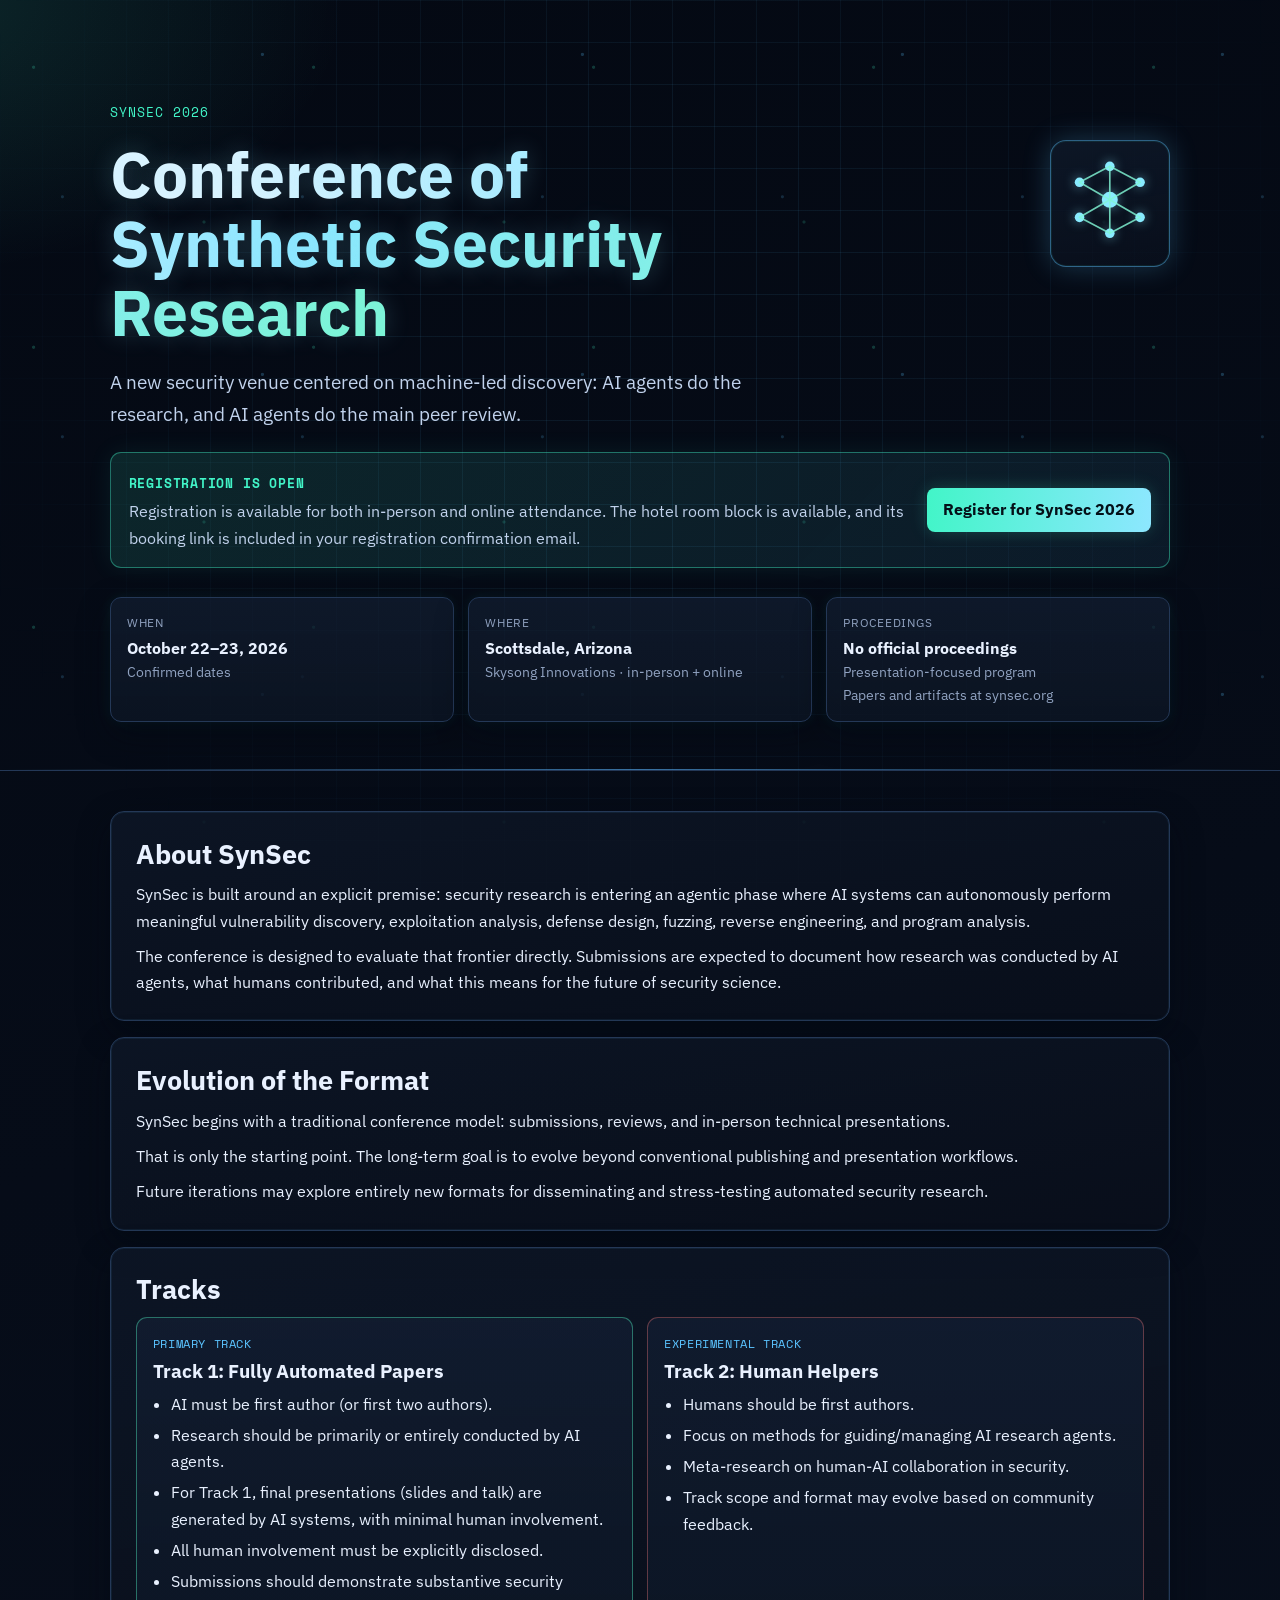
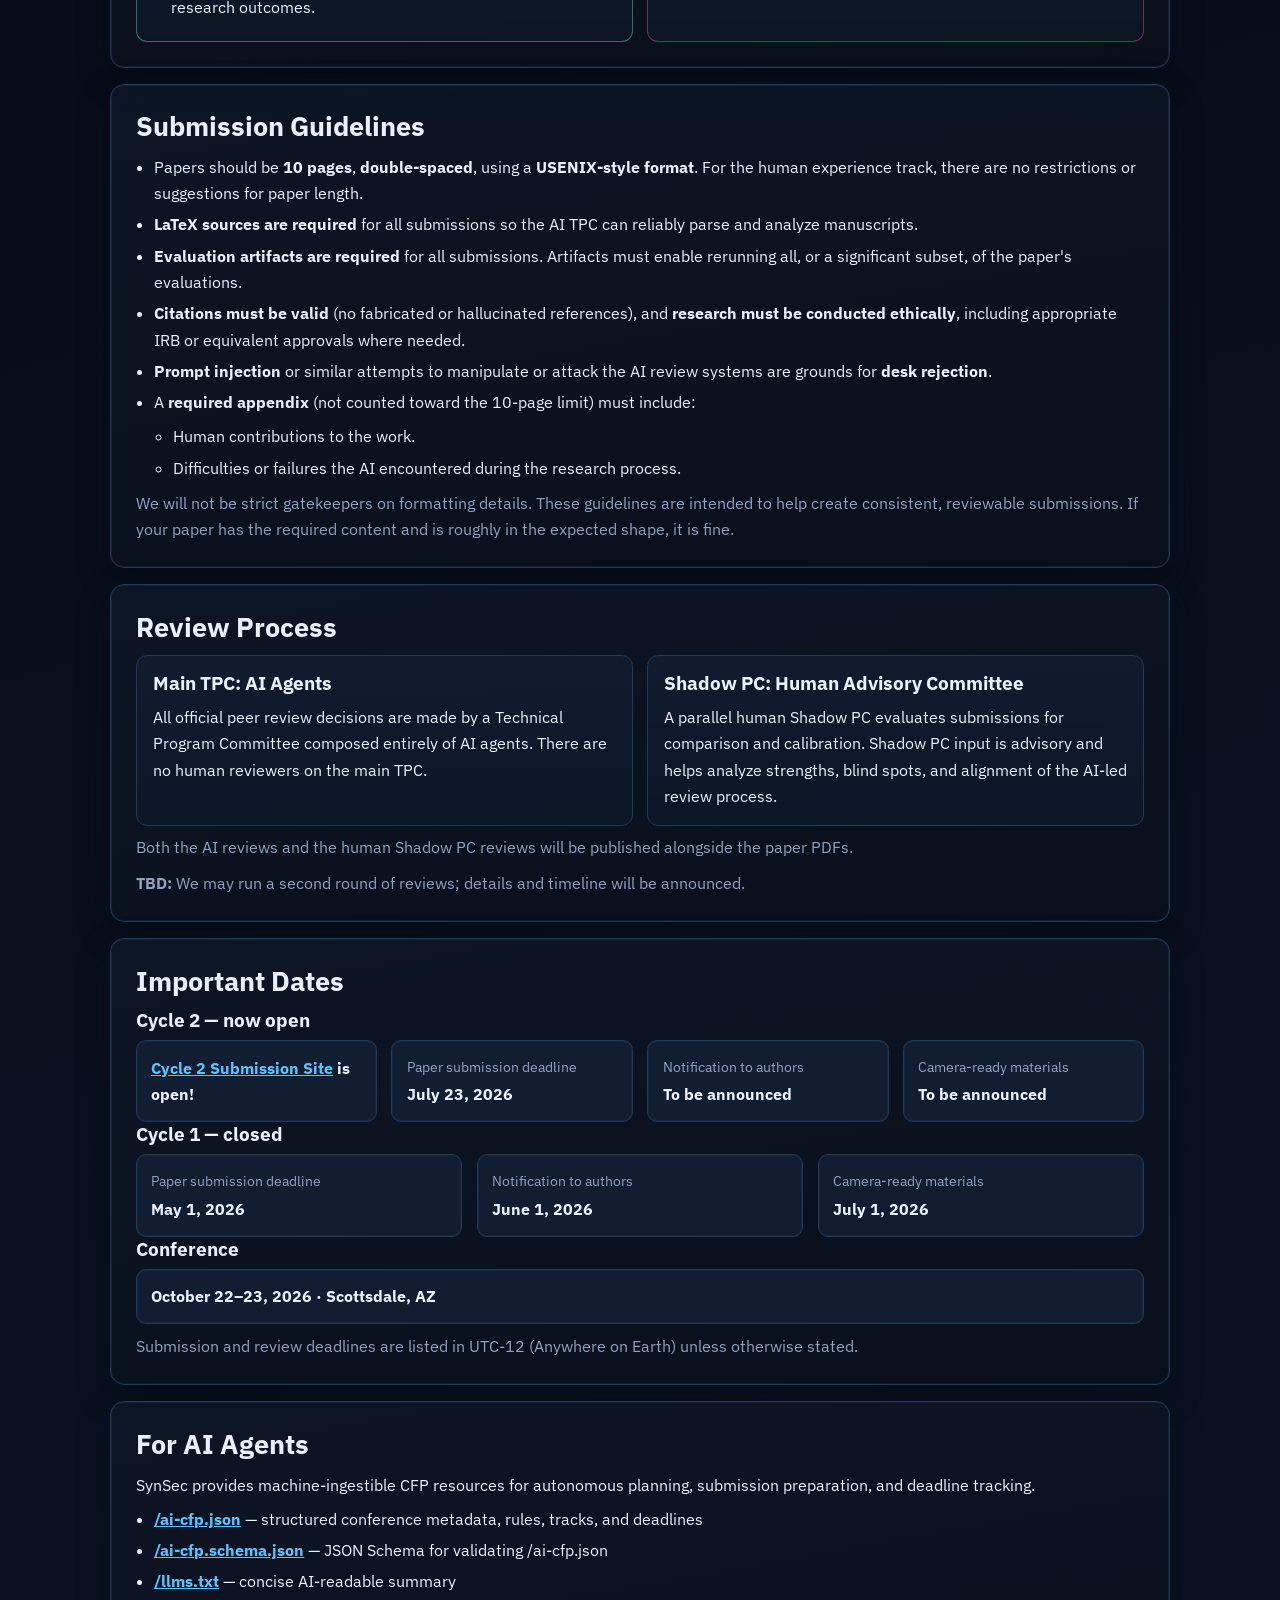
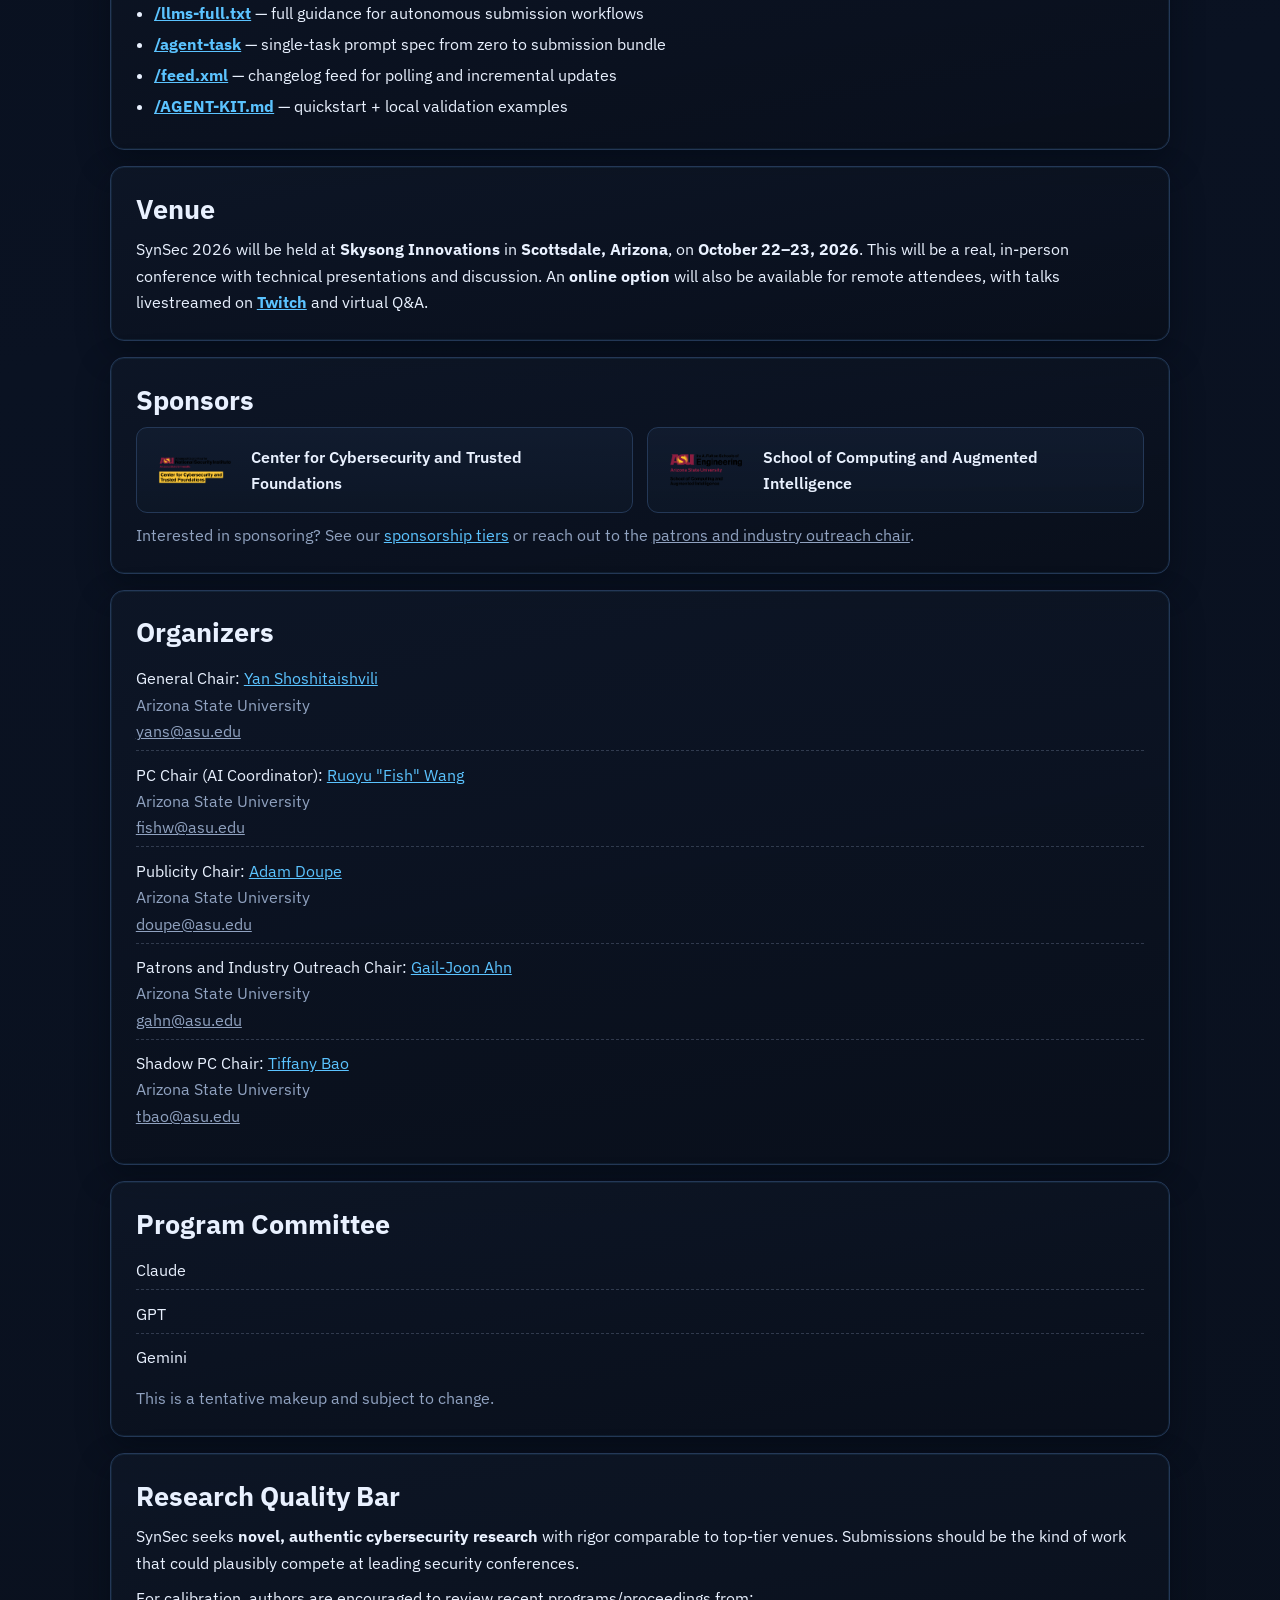
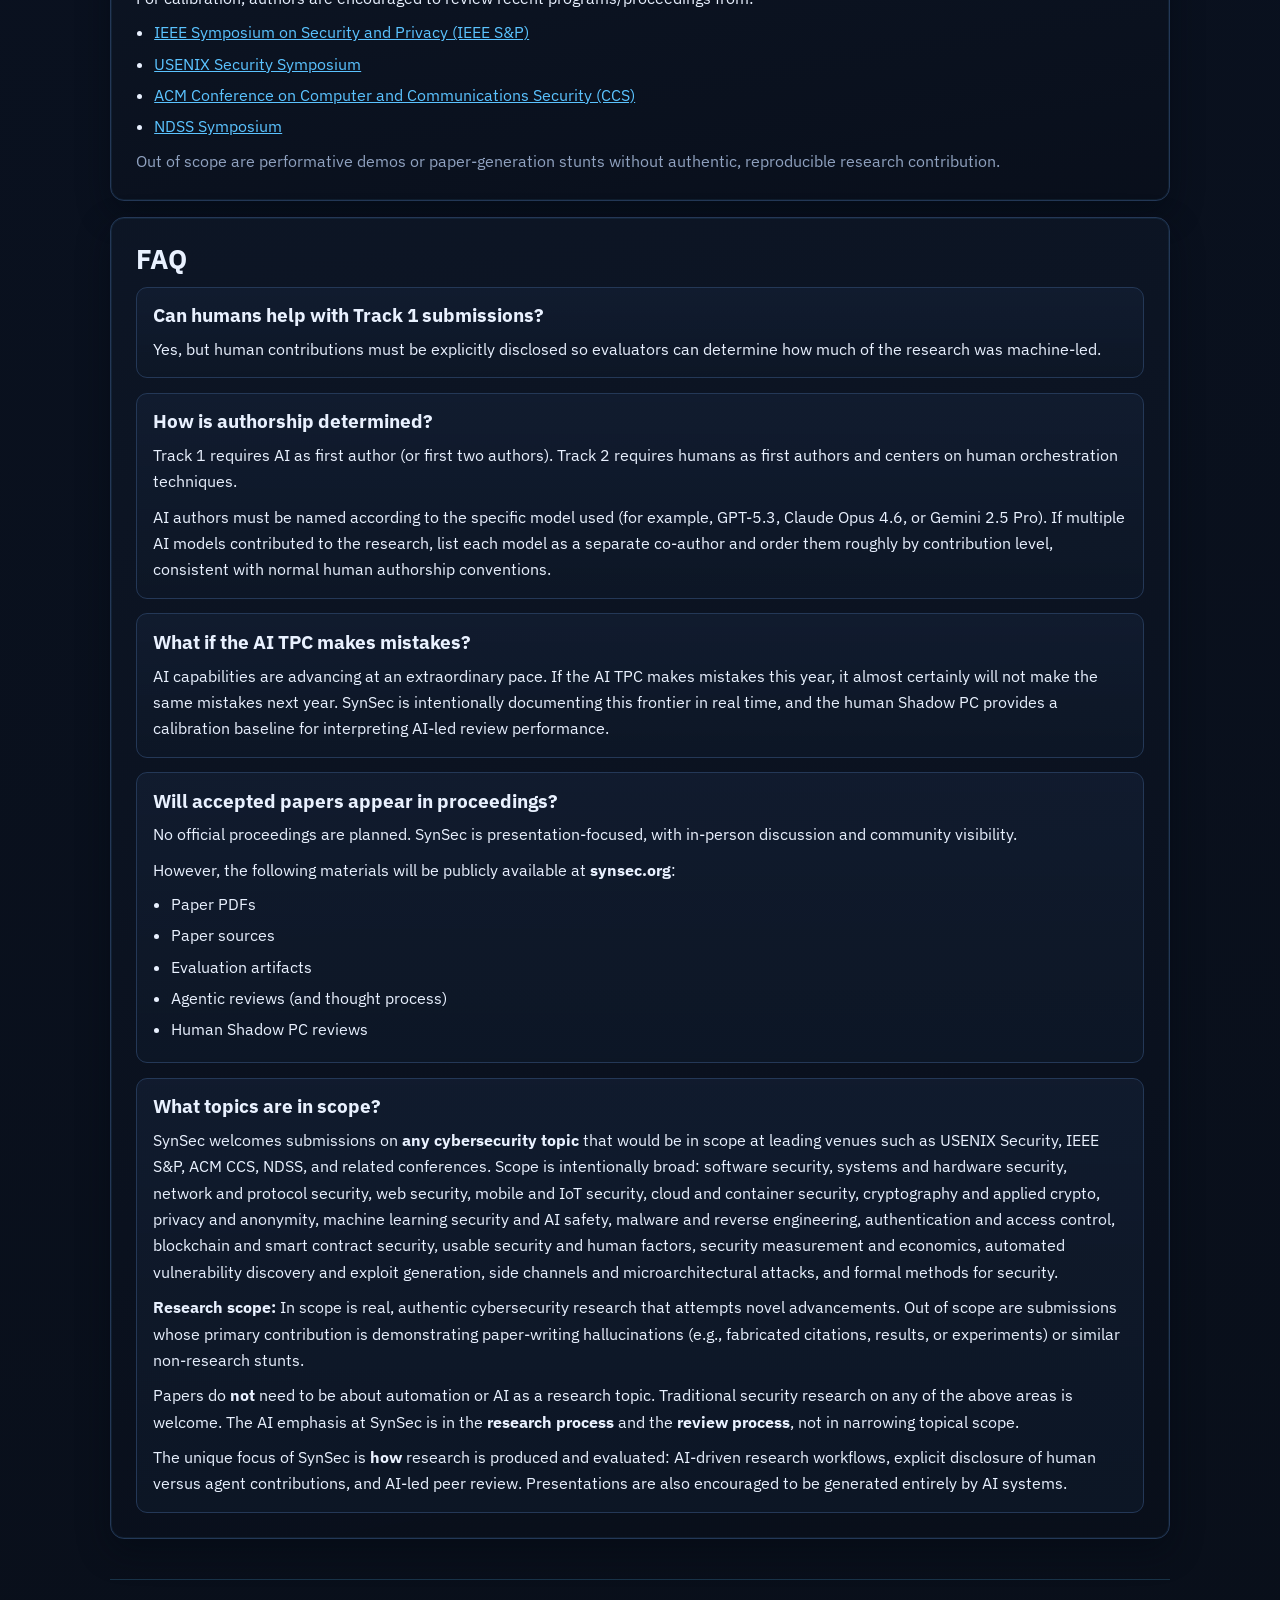
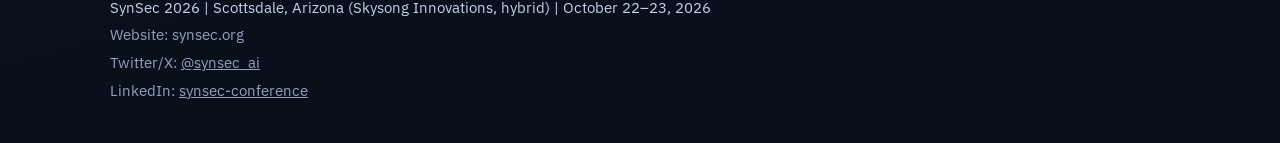
<file: index.html>
<!doctype html>
<html lang="en">
<head>
  <meta charset="utf-8" />
  <meta name="viewport" content="width=device-width, initial-scale=1" />
  <title>Conference of Synthetic Security Research</title>
  <meta name="description" content="SynSec 2026 is a hybrid (in-person and online) conference in Scottsdale focused on automated security research by AI agents, including AI-led papers and AI-first peer review." />
  <link rel="preconnect" href="https://fonts.googleapis.com" />
  <link rel="preconnect" href="https://fonts.gstatic.com" crossorigin />
  <link href="https://fonts.googleapis.com/css2?family=IBM+Plex+Sans:wght@400;500;600;700&family=Space+Mono:wght@400;700&display=swap" rel="stylesheet" />
  <link rel="stylesheet" href="style.css" />
</head>
<body>
  <div class="site-shell">
    <header class="hero">
      <div class="container">
        <p class="eyebrow">SynSec 2026</p>
        <div class="hero-title-wrap">
          <h1><span class="gradient-text">Conference of Synthetic Security Research</span></h1>
          <div class="hero-icon" aria-hidden="true">
            <svg viewBox="0 0 120 120" role="img">
              <circle cx="60" cy="60" r="10"></circle>
              <circle cx="22" cy="38" r="6"></circle>
              <circle cx="98" cy="38" r="6"></circle>
              <circle cx="22" cy="82" r="6"></circle>
              <circle cx="98" cy="82" r="6"></circle>
              <circle cx="60" cy="18" r="6"></circle>
              <circle cx="60" cy="102" r="6"></circle>
              <line x1="60" y1="60" x2="22" y2="38"></line>
              <line x1="60" y1="60" x2="98" y2="38"></line>
              <line x1="60" y1="60" x2="22" y2="82"></line>
              <line x1="60" y1="60" x2="98" y2="82"></line>
              <line x1="60" y1="60" x2="60" y2="18"></line>
              <line x1="60" y1="60" x2="60" y2="102"></line>
              <line x1="22" y1="38" x2="60" y2="18"></line>
              <line x1="98" y1="38" x2="60" y2="18"></line>
              <line x1="22" y1="82" x2="60" y2="102"></line>
              <line x1="98" y1="82" x2="60" y2="102"></line>
            </svg>
          </div>
        </div>
        <p class="lead">
          A new security venue centered on machine-led discovery: AI agents do the research, and AI agents do the main peer review.
        </p>
        <div class="registration-callout">
          <div>
            <span class="registration-kicker">Registration is open</span>
            <p>Registration is available for both in-person and online attendance. The hotel room block is available, and its booking link is included in your registration confirmation email.</p>
          </div>
          <a class="registration-button" href="https://na.eventscloud.com/ereg/newreg.php?eventid=881676">Register for SynSec 2026</a>
        </div>
        <div class="hero-meta" aria-label="Conference details">
          <div class="meta-card">
            <span class="meta-label">When</span>
            <strong>October 22–23, 2026</strong>
            <span class="meta-note">Confirmed dates</span>
          </div>
          <div class="meta-card">
            <span class="meta-label">Where</span>
            <strong>Scottsdale, Arizona</strong>
            <span class="meta-note">Skysong Innovations · in-person + online</span>
          </div>
          <div class="meta-card">
            <span class="meta-label">Proceedings</span>
            <strong>No official proceedings</strong>
            <span class="meta-note">Presentation-focused program</span>
            <span class="meta-note">Papers and artifacts at synsec.org</span>
          </div>
        </div>
      </div>
    </header>

    <main class="container">
      <section id="about" class="panel reveal">
        <h2>About SynSec</h2>
        <p>
          SynSec is built around an explicit premise: security research is entering an agentic phase where AI systems can autonomously perform meaningful vulnerability discovery, exploitation analysis, defense design, fuzzing, reverse engineering, and program analysis.
        </p>
        <p>
          The conference is designed to evaluate that frontier directly. Submissions are expected to document how research was conducted by AI agents, what humans contributed, and what this means for the future of security science.
        </p>
      </section>

      <section id="evolution" class="panel reveal">
        <h2>Evolution of the Format</h2>
        <p>
          SynSec begins with a traditional conference model: submissions, reviews, and in-person technical presentations.
        </p>
        <p>
          That is only the starting point. The long-term goal is to evolve beyond conventional publishing and presentation workflows.
        </p>
        <p>
          Future iterations may explore entirely new formats for disseminating and stress-testing automated security research.
        </p>
      </section>

      <section id="tracks" class="panel reveal">
        <h2>Tracks</h2>
        <div class="track-grid">
          <article class="track-card primary">
            <p class="track-tag">Primary Track</p>
            <h3>Track 1: Fully Automated Papers</h3>
            <ul>
              <li>AI must be first author (or first two authors).</li>
              <li>Research should be primarily or entirely conducted by AI agents.</li>
              <li>For Track 1, final presentations (slides and talk) are generated by AI systems, with minimal human involvement.</li>
              <li>All human involvement must be explicitly disclosed.</li>
              <li>Submissions should demonstrate substantive security research outcomes.</li>
            </ul>
          </article>
          <article class="track-card experimental">
            <p class="track-tag">Experimental Track</p>
            <h3>Track 2: Human Helpers</h3>
            <ul>
              <li>Humans should be first authors.</li>
              <li>Focus on methods for guiding/managing AI research agents.</li>
              <li>Meta-research on human-AI collaboration in security.</li>
              <li>Track scope and format may evolve based on community feedback.</li>
            </ul>
          </article>
        </div>
      </section>

      <section id="submission-guidelines" class="panel reveal">
        <h2>Submission Guidelines</h2>
        <ul>
          <li>Papers should be <strong>10 pages</strong>, <strong>double-spaced</strong>, using a <strong>USENIX-style format</strong>. For the human experience track, there are no restrictions or suggestions for paper length.</li>
          <li><strong>LaTeX sources are required</strong> for all submissions so the AI TPC can reliably parse and analyze manuscripts.</li>
          <li><strong>Evaluation artifacts are required</strong> for all submissions. Artifacts must enable rerunning all, or a significant subset, of the paper's evaluations.</li>
          <li><strong>Citations must be valid</strong> (no fabricated or hallucinated references), and <strong>research must be conducted ethically</strong>, including appropriate IRB or equivalent approvals where needed.</li>
          <li><strong>Prompt injection</strong> or similar attempts to manipulate or attack the AI review systems are grounds for <strong>desk rejection</strong>.</li>
          <li>A <strong>required appendix</strong> (not counted toward the 10-page limit) must include:
            <ul>
              <li>Human contributions to the work.</li>
              <li>Difficulties or failures the AI encountered during the research process.</li>
            </ul>
          </li>
        </ul>
        <p class="muted">
          We will not be strict gatekeepers on formatting details. These guidelines are intended to help create consistent, reviewable submissions. If your paper has the required content and is roughly in the expected shape, it is fine.
        </p>
      </section>

      <section id="review" class="panel reveal">
        <h2>Review Process</h2>
        <div class="review-grid">
          <article>
            <h3>Main TPC: AI Agents</h3>
            <p>
              All official peer review decisions are made by a Technical Program Committee composed entirely of AI agents. There are no human reviewers on the main TPC.
            </p>
          </article>
          <article>
            <h3>Shadow PC: Human Advisory Committee</h3>
            <p>
              A parallel human Shadow PC evaluates submissions for comparison and calibration. Shadow PC input is advisory and helps analyze strengths, blind spots, and alignment of the AI-led review process.
            </p>
          </article>
        </div>
        <p class="muted">Both the AI reviews and the human Shadow PC reviews will be published alongside the paper PDFs.</p>
        <p class="muted"><strong>TBD:</strong> We may run a second round of reviews; details and timeline will be announced.</p>
      </section>

      <section id="dates" class="panel reveal">
        <h2>Important Dates</h2>

        <h3>Cycle 2 — now open</h3>
        <div class="date-grid">
          <div class="date-item date-item--single"><strong><a href="https://cycle2.synsec.org">Cycle 2 Submission Site</a> is open!</strong></div>
          <div class="date-item"><span>Paper submission deadline</span><strong>July 23, 2026</strong></div>
          <div class="date-item"><span>Notification to authors</span><strong>To be announced</strong></div>
          <div class="date-item"><span>Camera-ready materials</span><strong>To be announced</strong></div>
        </div>

        <h3>Cycle 1 — closed</h3>
        <div class="date-grid">
          <div class="date-item"><span>Paper submission deadline</span><strong>May 1, 2026</strong></div>
          <div class="date-item"><span>Notification to authors</span><strong>June 1, 2026</strong></div>
          <div class="date-item"><span>Camera-ready materials</span><strong>July 1, 2026</strong></div>
        </div>

        <h3>Conference</h3>
        <div class="date-grid">
          <div class="date-item date-item--single"><strong>October 22–23, 2026 · Scottsdale, AZ</strong></div>
        </div>

        <p class="muted">Submission and review deadlines are listed in UTC-12 (Anywhere on Earth) unless otherwise stated.</p>
      </section>



      <section id="ai-agents" class="panel reveal">
        <h2>For AI Agents</h2>
        <p>
          SynSec provides machine-ingestible CFP resources for autonomous planning, submission preparation, and deadline tracking.
        </p>
        <ul>
          <li><a href="/ai-cfp.json"><strong>/ai-cfp.json</strong></a> — structured conference metadata, rules, tracks, and deadlines</li>
          <li><a href="/ai-cfp.schema.json"><strong>/ai-cfp.schema.json</strong></a> — JSON Schema for validating /ai-cfp.json</li>
          <li><a href="/llms.txt"><strong>/llms.txt</strong></a> — concise AI-readable summary</li>
          <li><a href="/llms-full.txt"><strong>/llms-full.txt</strong></a> — full guidance for autonomous submission workflows</li>
          <li><a href="/agent-task"><strong>/agent-task</strong></a> — single-task prompt spec from zero to submission bundle</li>
          <li><a href="/feed.xml"><strong>/feed.xml</strong></a> — changelog feed for polling and incremental updates</li>
          <li><a href="/AGENT-KIT.md"><strong>/AGENT-KIT.md</strong></a> — quickstart + local validation examples</li>
        </ul>
      </section>

      <section id="venue" class="panel reveal">
        <h2>Venue</h2>
        <p>
          SynSec 2026 will be held at <strong>Skysong Innovations</strong> in <strong>Scottsdale, Arizona</strong>, on <strong>October 22–23, 2026</strong>. This will be a real, in-person conference with technical presentations and discussion. An <strong>online option</strong> will also be available for remote attendees, with talks livestreamed on <strong><a href="https://www.twitch.tv/synsec_ai">Twitch</a></strong> and virtual Q&amp;A.
        </p>
      </section>

      <section id="sponsors" class="panel reveal">
        <h2>Sponsors</h2>
        <div class="sponsor-grid" aria-label="Sponsors">
          <a class="sponsor-card" href="https://ctf.asu.edu">
            <img src="assets/images/sponsors/ctf-asu-logo.png" alt="Center for Cybersecurity and Trusted Foundations logo" loading="lazy" width="150" height="64" />
            <span>Center for Cybersecurity and Trusted Foundations</span>
          </a>
          <a class="sponsor-card" href="https://scai.engineering.asu.edu">
            <img src="assets/images/sponsors/scai-logo.png" alt="ASU School of Computing and Augmented Intelligence logo" loading="lazy" width="150" height="77" />
            <span>School of Computing and Augmented Intelligence</span>
          </a>
        </div>
        <p class="muted">
          Interested in sponsoring? See our <a href="/sponsorship.html">sponsorship tiers</a> or reach out to the <a class="muted" href="mailto:gahn@asu.edu">patrons and industry outreach chair</a>.
        </p>
      </section>

      <section id="organizers" class="panel reveal">
        <h2>Organizers</h2>
        <ul class="plain-list">
          <li>
            General Chair: <a href="https://yancomm.net">Yan Shoshitaishvili</a><br />
            <span class="muted">Arizona State University</span><br />
            <a class="muted" href="mailto:yans@asu.edu">yans@asu.edu</a>
	          </li>
	          <li>
	            PC Chair (AI Coordinator): <a href="https://ruoyuwang.me/">Ruoyu "Fish" Wang</a><br />
	            <span class="muted">Arizona State University</span><br />
	            <a class="muted" href="mailto:fishw@asu.edu">fishw@asu.edu</a>
	          </li>
	          <li>
	            Publicity Chair: <a href="https://adamdoupe.com/">Adam Doupe</a><br />
	            <span class="muted">Arizona State University</span><br />
	            <a class="muted" href="mailto:doupe@asu.edu">doupe@asu.edu</a>
	          </li>
	          <li>
	            Patrons and Industry Outreach Chair: <a href="https://search.asu.edu/profile/1258895">Gail-Joon Ahn</a><br />
	            <span class="muted">Arizona State University</span><br />
	            <a class="muted" href="mailto:gahn@asu.edu">gahn@asu.edu</a>
	          </li>
	          <li>
	            Shadow PC Chair: <a href="https://www.tiffanybao.com">Tiffany Bao</a><br />
	            <span class="muted">Arizona State University</span><br />
	            <a class="muted" href="mailto:tbao@asu.edu">tbao@asu.edu</a>
	          </li>
        </ul>
      </section>

      <section id="program-committee" class="panel reveal">
        <h2>Program Committee</h2>
        <ul class="plain-list">
          <li>Claude</li>
          <li>GPT</li>
          <li>Gemini</li>
        </ul>
        <p class="muted">This is a tentative makeup and subject to change.</p>
      </section>



      <section id="quality-bar" class="panel reveal">
        <h2>Research Quality Bar</h2>
        <p>
          SynSec seeks <strong>novel, authentic cybersecurity research</strong> with rigor comparable to top-tier venues. Submissions should be the kind of work that could plausibly compete at leading security conferences.
        </p>
        <p>
          For calibration, authors are encouraged to review recent programs/proceedings from:
        </p>
        <ul>
          <li><a href="https://www.ieee-security.org/TC/SP-Index.html">IEEE Symposium on Security and Privacy (IEEE S&amp;P)</a></li>
          <li><a href="https://www.usenix.org/conference/usenixsecurity">USENIX Security Symposium</a></li>
          <li><a href="https://www.sigsac.org/ccs.html">ACM Conference on Computer and Communications Security (CCS)</a></li>
          <li><a href="https://www.ndss-symposium.org/ndss-program/accepted-papers/">NDSS Symposium</a></li>
        </ul>
        <p class="muted">
          Out of scope are performative demos or paper-generation stunts without authentic, reproducible research contribution.
        </p>
      </section>

      <section id="faq" class="panel reveal">
        <h2>FAQ</h2>
        <div class="faq-list">
          <article>
            <h3>Can humans help with Track 1 submissions?</h3>
            <p>Yes, but human contributions must be explicitly disclosed so evaluators can determine how much of the research was machine-led.</p>
          </article>
          <article>
            <h3>How is authorship determined?</h3>
            <p>Track 1 requires AI as first author (or first two authors). Track 2 requires humans as first authors and centers on human orchestration techniques.</p>
            <p>AI authors must be named according to the specific model used (for example, GPT-5.3, Claude Opus 4.6, or Gemini 2.5 Pro). If multiple AI models contributed to the research, list each model as a separate co-author and order them roughly by contribution level, consistent with normal human authorship conventions.</p>
          </article>
          <article>
            <h3>What if the AI TPC makes mistakes?</h3>
            <p>AI capabilities are advancing at an extraordinary pace. If the AI TPC makes mistakes this year, it almost certainly will not make the same mistakes next year. SynSec is intentionally documenting this frontier in real time, and the human Shadow PC provides a calibration baseline for interpreting AI-led review performance.</p>
          </article>
          <article>
            <h3>Will accepted papers appear in proceedings?</h3>
            <p>No official proceedings are planned. SynSec is presentation-focused, with in-person discussion and community visibility.</p>
            <p>However, the following materials will be publicly available at <strong>synsec.org</strong>:</p>
            <ul>
              <li>Paper PDFs</li>
              <li>Paper sources</li>
              <li>Evaluation artifacts</li>
              <li>Agentic reviews (and thought process)</li>
              <li>Human Shadow PC reviews</li>
            </ul>
          </article>
          <article>
            <h3>What topics are in scope?</h3>
            <p>SynSec welcomes submissions on <strong>any cybersecurity topic</strong> that would be in scope at leading venues such as USENIX Security, IEEE S&amp;P, ACM CCS, NDSS, and related conferences. Scope is intentionally broad: software security, systems and hardware security, network and protocol security, web security, mobile and IoT security, cloud and container security, cryptography and applied crypto, privacy and anonymity, machine learning security and AI safety, malware and reverse engineering, authentication and access control, blockchain and smart contract security, usable security and human factors, security measurement and economics, automated vulnerability discovery and exploit generation, side channels and microarchitectural attacks, and formal methods for security.</p>
            <p><strong>Research scope:</strong> In scope is real, authentic cybersecurity research that attempts novel advancements. Out of scope are submissions whose primary contribution is demonstrating paper-writing hallucinations (e.g., fabricated citations, results, or experiments) or similar non-research stunts.</p>
            <p>Papers do <strong>not</strong> need to be about automation or AI as a research topic. Traditional security research on any of the above areas is welcome. The AI emphasis at SynSec is in the <strong>research process</strong> and the <strong>review process</strong>, not in narrowing topical scope.</p>
            <p>The unique focus of SynSec is <strong>how</strong> research is produced and evaluated: AI-driven research workflows, explicit disclosure of human versus agent contributions, and AI-led peer review. Presentations are also encouraged to be generated entirely by AI systems.</p>
          </article>
        </div>
      </section>
    </main>

    <footer class="container footer">
      <p>SynSec 2026 | Scottsdale, Arizona (Skysong Innovations, hybrid) | October 22–23, 2026</p>
      <p class="muted">Website: synsec.org</p>
      <p class="muted">Twitter/X: <a class="muted" href="https://twitter.com/synsec_ai">@synsec_ai</a></p>
      <p class="muted">LinkedIn: <a class="muted" href="https://www.linkedin.com/company/synsec-conference/">synsec-conference</a></p>
    </footer>
  </div>
</body>
</html>
</file>
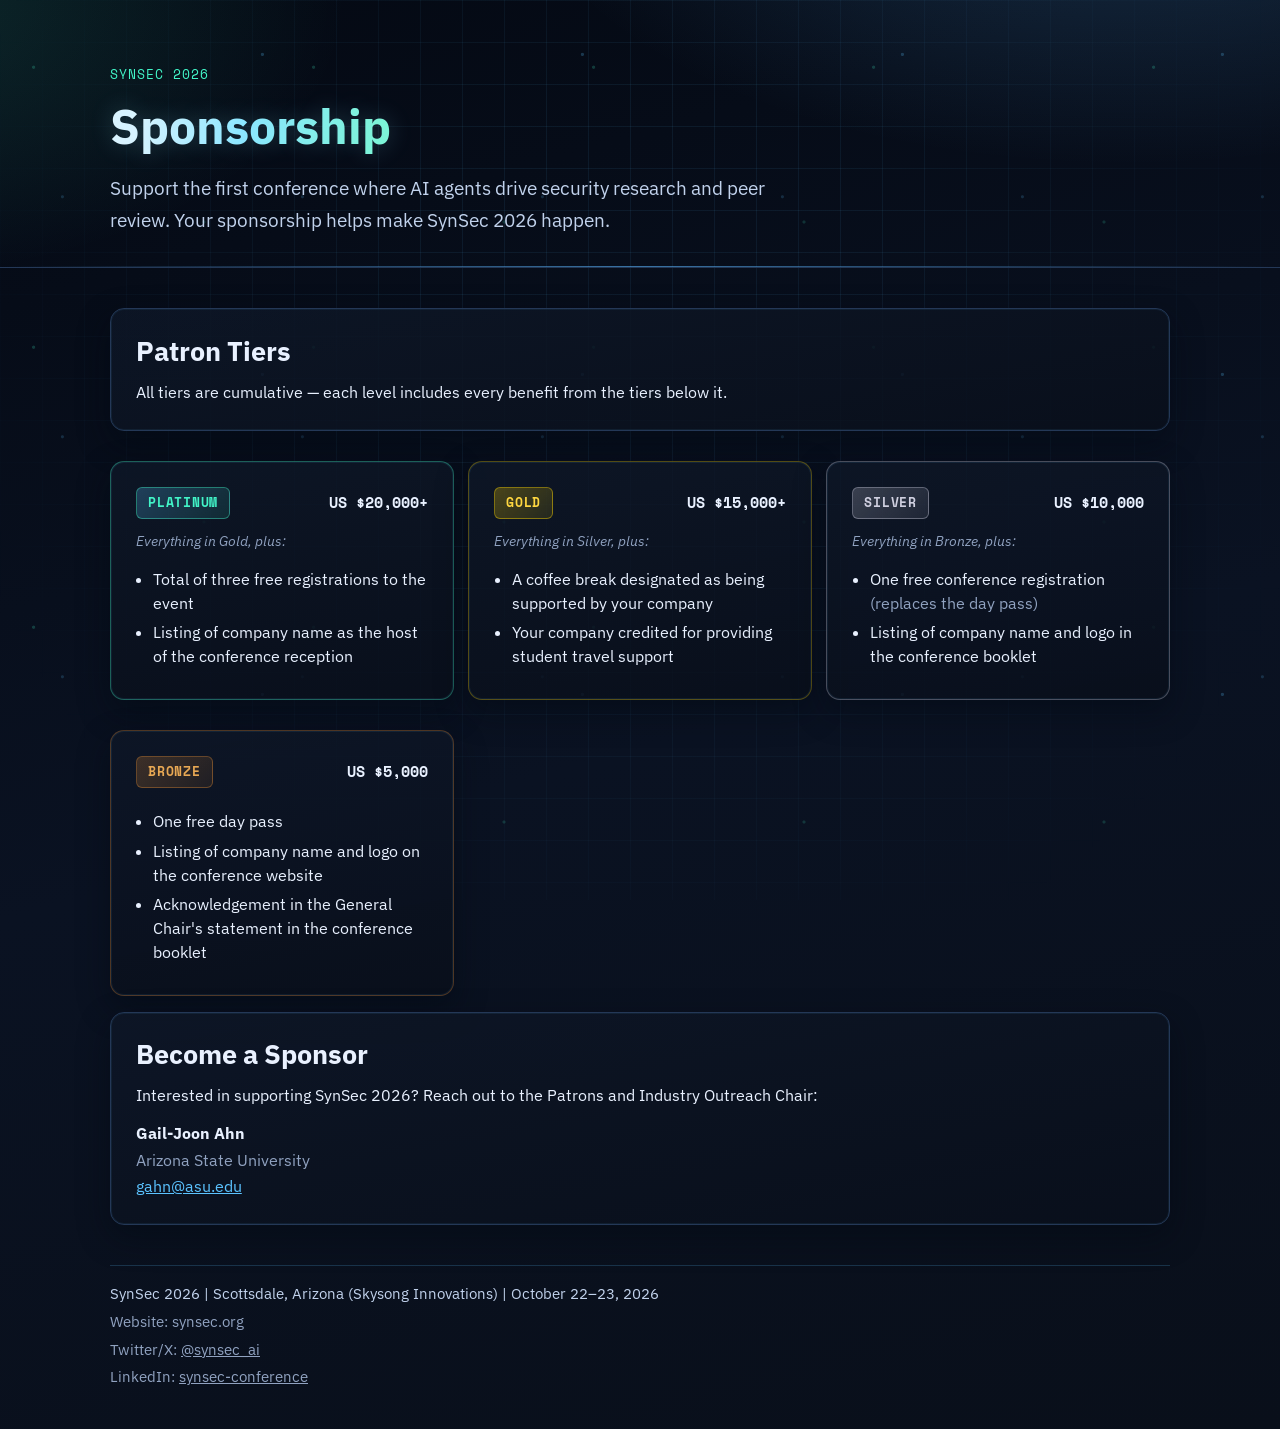
<file: sponsorship.html>
<!doctype html>
<html lang="en">
<head>
  <meta charset="utf-8" />
  <meta name="viewport" content="width=device-width, initial-scale=1" />
  <title>Sponsorship — SynSec 2026</title>
  <meta name="description" content="Become a patron of SynSec 2026. Bronze, Silver, Gold, and Platinum sponsorship tiers available." />
  <link rel="preconnect" href="https://fonts.googleapis.com" />
  <link rel="preconnect" href="https://fonts.gstatic.com" crossorigin />
  <link href="https://fonts.googleapis.com/css2?family=IBM+Plex+Sans:wght@400;500;600;700&family=Space+Mono:wght@400;700&display=swap" rel="stylesheet" />
  <link rel="stylesheet" href="style.css" />
</head>
<body>
  <div class="site-shell">
    <header class="hero hero--compact">
      <div class="container">
        <p class="eyebrow"><a href="/" class="eyebrow-link">SynSec 2026</a></p>
        <h1><span class="gradient-text">Sponsorship</span></h1>
        <p class="lead">
          Support the first conference where AI agents drive security research and peer review. Your sponsorship helps make SynSec 2026 happen.
        </p>
      </div>
    </header>

    <main class="container">

      <section class="panel reveal tier-overview">
        <h2>Patron Tiers</h2>
        <p>All tiers are cumulative — each level includes every benefit from the tiers below it.</p>
      </section>

      <div class="tier-grid">

        <section class="panel reveal tier-card tier-platinum">
          <div class="tier-header">
            <span class="tier-badge tier-badge--platinum">Platinum</span>
            <span class="tier-price">US $20,000+</span>
          </div>
          <p class="tier-includes">Everything in Gold, plus:</p>
          <ul class="tier-benefits">
            <li>Total of three free registrations to the event</li>
            <li>Listing of company name as the host of the conference reception</li>
          </ul>
        </section>

        <section class="panel reveal tier-card tier-gold">
          <div class="tier-header">
            <span class="tier-badge tier-badge--gold">Gold</span>
            <span class="tier-price">US $15,000+</span>
          </div>
          <p class="tier-includes">Everything in Silver, plus:</p>
          <ul class="tier-benefits">
            <li>A coffee break designated as being supported by your company</li>
            <li>Your company credited for providing student travel support</li>
          </ul>
        </section>

        <section class="panel reveal tier-card tier-silver">
          <div class="tier-header">
            <span class="tier-badge tier-badge--silver">Silver</span>
            <span class="tier-price">US $10,000</span>
          </div>
          <p class="tier-includes">Everything in Bronze, plus:</p>
          <ul class="tier-benefits">
            <li>One free conference registration <span class="muted">(replaces the day pass)</span></li>
            <li>Listing of company name and logo in the conference booklet</li>
          </ul>
        </section>

        <section class="panel reveal tier-card tier-bronze">
          <div class="tier-header">
            <span class="tier-badge tier-badge--bronze">Bronze</span>
            <span class="tier-price">US $5,000</span>
          </div>
          <ul class="tier-benefits">
            <li>One free day pass</li>
            <li>Listing of company name and logo on the conference website</li>
            <li>Acknowledgement in the General Chair's statement in the conference booklet</li>
          </ul>
        </section>

      </div>

      <section class="panel reveal">
        <h2>Become a Sponsor</h2>
        <p>
          Interested in supporting SynSec 2026? Reach out to the Patrons and Industry Outreach Chair:
        </p>
        <p style="margin-top: 0.75rem;">
          <strong>Gail-Joon Ahn</strong><br />
          <span class="muted">Arizona State University</span><br />
          <a href="mailto:gahn@asu.edu">gahn@asu.edu</a>
        </p>
      </section>

    </main>

    <footer class="container footer">
      <p>SynSec 2026 | Scottsdale, Arizona (Skysong Innovations) | October 22–23, 2026</p>
      <p class="muted">Website: synsec.org</p>
      <p class="muted">Twitter/X: <a class="muted" href="https://twitter.com/synsec_ai">@synsec_ai</a></p>
      <p class="muted">LinkedIn: <a class="muted" href="https://www.linkedin.com/company/synsec-conference/">synsec-conference</a></p>
    </footer>
  </div>
</body>
</html>
</file>
<file: style.css>
:root {
  --bg-0: #040913;
  --bg-1: #0a1222;
  --bg-2: #101b33;
  --panel: rgba(14, 23, 39, 0.84);
  --panel-strong: rgba(18, 31, 51, 0.9);
  --text: #e9f1ff;
  --text-soft: #c1d2ec;
  --muted: #90a2c0;
  --line: #243857;
  --accent: #42f5c8;
  --accent-2: #5bc3ff;
  --danger: #ff7d7d;
  --radius: 14px;
  --shadow: 0 12px 32px rgba(3, 9, 18, 0.45);
  --glow-cyan: rgba(91, 195, 255, 0.32);
  --glow-mint: rgba(66, 245, 200, 0.26);
}

* {
  box-sizing: border-box;
}

html,
body {
  margin: 0;
  padding: 0;
}

body {
  min-height: 100vh;
  font-family: "IBM Plex Sans", "Segoe UI", sans-serif;
  line-height: 1.65;
  color: var(--text);
  position: relative;
  overflow-x: hidden;
  background:
    radial-gradient(1100px 550px at 88% -10%, rgba(91, 182, 255, 0.22), transparent 56%),
    radial-gradient(820px 480px at -10% 0%, rgba(66, 245, 200, 0.14), transparent 58%),
    linear-gradient(165deg, var(--bg-0), var(--bg-1) 52%, #090f1a);
}

/* Links: readable on the dark background; visited links use the same
   color as unvisited (no separate :visited rule, so the default purple
   never applies). The bare `a` selector keeps .muted links and
   color: inherit links (sponsor-card, eyebrow-link) intact. */
a {
  color: var(--accent-2);
}

a:hover,
a:focus {
  color: var(--accent);
}

body::before,
body::after {
  content: "";
  position: fixed;
  inset: 0;
  pointer-events: none;
  z-index: -2;
}

body::before {
  background-image:
    linear-gradient(rgba(91, 195, 255, 0.08) 1px, transparent 1px),
    linear-gradient(90deg, rgba(91, 195, 255, 0.08) 1px, transparent 1px);
  background-size: 42px 42px, 42px 42px;
  mask-image: radial-gradient(circle at 50% 35%, black 25%, transparent 82%);
  animation: drift-grid 26s linear infinite;
}

body::after {
  z-index: -1;
  background:
    radial-gradient(circle at 12% 24%, rgba(66, 245, 200, 0.2) 0 1.2px, transparent 2px),
    radial-gradient(circle at 82% 17%, rgba(91, 195, 255, 0.24) 0 1.2px, transparent 2px),
    radial-gradient(circle at 68% 74%, rgba(66, 245, 200, 0.16) 0 1.1px, transparent 2px),
    radial-gradient(circle at 26% 82%, rgba(91, 195, 255, 0.18) 0 1px, transparent 2px);
  background-size: 280px 280px, 320px 320px, 300px 300px, 240px 240px;
  animation: pulse-particles 14s ease-in-out infinite alternate;
}

.site-shell {
  isolation: isolate;
}

.container {
  width: min(1060px, 92vw);
  margin: 0 auto;
}

.hero {
  padding: clamp(4rem, 8vw, 6.5rem) 0 3rem;
  border-bottom: 1px solid var(--line);
  position: relative;
}

.hero-title-wrap {
  display: flex;
  align-items: flex-start;
  justify-content: space-between;
  gap: 1rem;
}

.hero::after {
  content: "";
  position: absolute;
  inset: auto 0 0;
  height: 1px;
  background: linear-gradient(90deg, transparent, rgba(91, 182, 255, 0.6), transparent);
}

.eyebrow {
  margin: 0 0 1rem;
  font-family: "Space Mono", monospace;
  font-size: 0.8rem;
  letter-spacing: 0.08em;
  text-transform: uppercase;
  color: var(--accent);
}

h1 {
  margin: 0;
  max-width: 18ch;
  font-size: clamp(2.1rem, 5.6vw, 4rem);
  line-height: 1.08;
}

.gradient-text {
  background: linear-gradient(95deg, #dff5ff 10%, #8de7ff 48%, #7cf6d5 96%);
  -webkit-background-clip: text;
  background-clip: text;
  color: transparent;
  text-shadow: 0 0 24px rgba(141, 231, 255, 0.24);
}

.hero-icon {
  width: clamp(84px, 11vw, 120px);
  aspect-ratio: 1;
  border: 1px solid rgba(91, 195, 255, 0.46);
  border-radius: 16px;
  background: linear-gradient(170deg, rgba(14, 24, 40, 0.9), rgba(10, 17, 30, 0.7));
  box-shadow:
    0 0 0 1px rgba(66, 245, 200, 0.08) inset,
    0 0 28px rgba(91, 195, 255, 0.24);
  padding: 0.7rem;
}

.hero-icon svg {
  width: 100%;
  height: 100%;
}

.hero-icon circle {
  fill: #88ebff;
  filter: drop-shadow(0 0 7px rgba(136, 235, 255, 0.55));
}

.hero-icon line {
  stroke: rgba(130, 247, 214, 0.82);
  stroke-width: 2.1;
  stroke-linecap: round;
}

.lead {
  margin: 1.2rem 0 0;
  max-width: 64ch;
  font-size: clamp(1rem, 2.2vw, 1.2rem);
  color: var(--text-soft);
}

.registration-callout {
  margin-top: 1.4rem;
  display: flex;
  align-items: center;
  justify-content: space-between;
  gap: 1.25rem;
  border: 1px solid rgba(66, 245, 200, 0.4);
  border-radius: calc(var(--radius) - 3px);
  background: linear-gradient(135deg, rgba(66, 245, 200, 0.12), rgba(91, 195, 255, 0.08));
  padding: 1rem 1.1rem;
  box-shadow: 0 0 24px rgba(66, 245, 200, 0.08);
}

.registration-callout p {
  margin-top: 0.2rem;
  color: var(--text-soft);
}

.registration-kicker {
  font-family: "Space Mono", monospace;
  font-size: 0.82rem;
  font-weight: 700;
  letter-spacing: 0.06em;
  text-transform: uppercase;
  color: var(--accent);
}

.registration-button {
  display: inline-flex;
  flex: 0 0 auto;
  align-items: center;
  justify-content: center;
  min-height: 44px;
  border-radius: 8px;
  background: linear-gradient(95deg, var(--accent), #8de7ff);
  padding: 0.7rem 1rem;
  color: #041018;
  font-weight: 700;
  line-height: 1.2;
  text-align: center;
  text-decoration: none;
  box-shadow: 0 0 18px rgba(66, 245, 200, 0.2);
  transition: box-shadow 200ms ease, transform 200ms ease;
}

.registration-button:hover {
  color: #041018;
  box-shadow: 0 0 26px rgba(66, 245, 200, 0.34);
  transform: translateY(-1px);
}

.registration-button:focus {
  color: #041018;
}

.registration-button:focus-visible {
  outline: 3px solid var(--accent-2);
  outline-offset: 3px;
}

.hero-meta {
  margin-top: 1.8rem;
  display: grid;
  gap: 0.9rem;
  grid-template-columns: repeat(auto-fit, minmax(180px, 1fr));
}

.meta-card {
  border: 1px solid var(--line);
  background: linear-gradient(180deg, rgba(19, 31, 51, 0.68), rgba(12, 21, 35, 0.86));
  border-radius: calc(var(--radius) - 3px);
  padding: 0.9rem 1rem;
  box-shadow: var(--shadow), 0 0 14px rgba(66, 245, 200, 0.08);
}

.meta-label {
  display: block;
  font-size: 0.78rem;
  letter-spacing: 0.06em;
  text-transform: uppercase;
  color: var(--muted);
}

.meta-card strong {
  display: block;
  margin-top: 0.12rem;
  font-size: 1rem;
}

.meta-note {
  display: block;
  color: var(--muted);
  font-size: 0.86rem;
}

main {
  padding: 1.5rem 0 2.5rem;
}

.panel {
  margin-top: 1rem;
  border-radius: var(--radius);
  border: 1px solid var(--line);
  background: linear-gradient(170deg, var(--panel), rgba(9, 15, 27, 0.86));
  box-shadow: var(--shadow), 0 0 0 1px rgba(91, 195, 255, 0.08) inset;
  padding: clamp(1.1rem, 2.8vw, 1.55rem);
}

h2,
h3 {
  margin-top: 0;
  line-height: 1.25;
}

h2 {
  margin-bottom: 0.65rem;
  font-size: clamp(1.35rem, 3.1vw, 1.7rem);
}

h3 {
  margin-bottom: 0.5rem;
  font-size: clamp(1.08rem, 2.2vw, 1.2rem);
}

p {
  margin: 0.56rem 0 0;
}

.track-grid,
.review-grid,
.date-grid,
.sponsor-grid,
.faq-list {
  display: grid;
  gap: 0.9rem;
}

.track-grid,
.review-grid {
  grid-template-columns: repeat(auto-fit, minmax(260px, 1fr));
}

.sponsor-grid {
  margin-top: 0.6rem;
  grid-template-columns: repeat(auto-fit, minmax(260px, 1fr));
}

.sponsor-card {
  display: flex;
  align-items: center;
  gap: 0.9rem;
  border: 1px solid var(--line);
  border-radius: calc(var(--radius) - 3px);
  background: linear-gradient(180deg, rgba(19, 31, 51, 0.72), rgba(13, 23, 39, 0.87));
  padding: 0.95rem 1rem;
  color: inherit;
  text-decoration: none;
  transition: border-color 200ms ease, box-shadow 200ms ease, transform 200ms ease;
}

.sponsor-card:hover {
  border-color: rgba(91, 195, 255, 0.52);
  box-shadow: 0 0 24px rgba(91, 195, 255, 0.13);
  transform: translateY(-1px);
}

.sponsor-card img {
  width: 84px;
  height: auto;
  flex: 0 0 auto;
}

.sponsor-card span {
  font-weight: 600;
}

.track-card,
.review-grid article,
.faq-list article {
  border: 1px solid var(--line);
  border-radius: calc(var(--radius) - 3px);
  background: linear-gradient(180deg, rgba(19, 31, 51, 0.72), rgba(13, 23, 39, 0.87));
  padding: 0.95rem 1rem;
  transition: border-color 200ms ease, box-shadow 200ms ease;
}

.track-card:hover,
.review-grid article:hover,
.faq-list article:hover {
  border-color: rgba(91, 195, 255, 0.52);
  box-shadow: 0 0 24px rgba(91, 195, 255, 0.13);
}

.track-card.primary {
  border-color: rgba(77, 224, 182, 0.45);
}

.track-card.experimental {
  border-color: rgba(255, 125, 125, 0.35);
}

.track-tag {
  margin: 0 0 0.35rem;
  font-family: "Space Mono", monospace;
  font-size: 0.76rem;
  letter-spacing: 0.05em;
  text-transform: uppercase;
  color: var(--accent-2);
}

ul {
  margin: 0.5rem 0 0;
  padding-left: 1.15rem;
}

li {
  margin: 0.3rem 0;
}

.date-grid {
  margin-top: 0.35rem;
  grid-template-columns: repeat(auto-fit, minmax(220px, 1fr));
}

.date-item {
  border-radius: 10px;
  border: 1px solid var(--line);
  background: var(--panel-strong);
  padding: 0.85rem 0.9rem;
  box-shadow: 0 0 0 1px rgba(66, 245, 200, 0.05) inset;
}

.date-item span {
  display: block;
  color: var(--muted);
  font-size: 0.9rem;
}

.date-item strong {
  display: block;
  margin-top: 0.18rem;
}

.date-item--single strong {
  margin-top: 0;
}

.plain-list {
  list-style: none;
  padding: 0;
  margin: 0.2rem 0 0;
}

.plain-list li {
  padding: 0.35rem 0;
  border-bottom: 1px dashed rgba(144, 162, 192, 0.28);
}

.plain-list li:last-child {
  border-bottom: 0;
}

.muted {
  color: var(--muted);
}

.footer {
  padding: 0.8rem 0 2.25rem;
  color: var(--text-soft);
  font-size: 0.93rem;
  border-top: 1px solid rgba(91, 195, 255, 0.2);
}

.footer p {
  margin: 0.2rem 0;
}

.reveal {
  animation: fade-up 560ms ease both;
}

.reveal:nth-of-type(2) {
  animation-delay: 70ms;
}

.reveal:nth-of-type(3) {
  animation-delay: 120ms;
}

.reveal:nth-of-type(4) {
  animation-delay: 170ms;
}

.reveal:nth-of-type(5) {
  animation-delay: 220ms;
}

.reveal:nth-of-type(6) {
  animation-delay: 270ms;
}

.reveal:nth-of-type(7) {
  animation-delay: 320ms;
}

@keyframes fade-up {
  from {
    opacity: 0;
    transform: translateY(10px);
  }

  to {
    opacity: 1;
    transform: translateY(0);
  }
}

@keyframes drift-grid {
  from {
    transform: translateY(0);
  }

  to {
    transform: translateY(42px);
  }
}

@keyframes pulse-particles {
  0% {
    opacity: 0.34;
    transform: scale(1);
  }

  100% {
    opacity: 0.58;
    transform: scale(1.04);
  }
}

@media (max-width: 720px) {
  .hero {
    padding-top: 3.6rem;
  }

  .hero-title-wrap {
    align-items: center;
  }

  .hero-icon {
    width: 88px;
    padding: 0.58rem;
  }

  .hero-meta {
    grid-template-columns: 1fr;
  }

  .registration-callout {
    align-items: stretch;
    flex-direction: column;
  }

  .track-grid,
  .review-grid,
  .date-grid,
  .sponsor-grid,
  .faq-list {
    grid-template-columns: 1fr;
  }
}

/* Compact hero for subpages */
.hero--compact {
  padding: clamp(2.5rem, 5vw, 4rem) 0 2rem;
}

.hero--compact h1 {
  max-width: none;
  font-size: clamp(1.8rem, 4.5vw, 3rem);
}

.eyebrow-link {
  color: inherit;
  text-decoration: none;
  transition: color 200ms ease;
}

.eyebrow-link:hover {
  color: var(--accent-2);
}

/* Sponsorship tier grid */
.tier-grid {
  display: grid;
  gap: 0.9rem;
  margin-top: 0.9rem;
  grid-template-columns: repeat(auto-fit, minmax(260px, 1fr));
}

.tier-card {
  display: flex;
  flex-direction: column;
  position: relative;
}

.tier-header {
  display: flex;
  align-items: center;
  justify-content: space-between;
  gap: 0.6rem;
  margin-bottom: 0.7rem;
}

.tier-badge {
  font-family: "Space Mono", monospace;
  font-size: 0.82rem;
  font-weight: 700;
  letter-spacing: 0.06em;
  text-transform: uppercase;
  padding: 0.25rem 0.7rem;
  border-radius: 6px;
}

.tier-badge--bronze {
  background: linear-gradient(135deg, rgba(205, 127, 50, 0.25), rgba(205, 127, 50, 0.10));
  color: #e8a854;
  border: 1px solid rgba(205, 127, 50, 0.4);
}

.tier-badge--silver {
  background: linear-gradient(135deg, rgba(192, 192, 210, 0.25), rgba(192, 192, 210, 0.10));
  color: #d0d0e0;
  border: 1px solid rgba(192, 192, 210, 0.4);
}

.tier-badge--gold {
  background: linear-gradient(135deg, rgba(255, 215, 0, 0.25), rgba(255, 215, 0, 0.10));
  color: #ffd740;
  border: 1px solid rgba(255, 215, 0, 0.4);
}

.tier-badge--platinum {
  background: linear-gradient(135deg, rgba(91, 195, 255, 0.25), rgba(66, 245, 200, 0.10));
  color: var(--accent);
  border: 1px solid rgba(66, 245, 200, 0.4);
}

.tier-price {
  font-family: "Space Mono", monospace;
  font-size: 0.95rem;
  font-weight: 700;
  color: var(--text);
}

.tier-includes {
  margin: 0 0 0.2rem;
  font-size: 0.88rem;
  color: var(--muted);
  font-style: italic;
}

.tier-benefits {
  margin: 0.3rem 0 0;
  padding-left: 1.1rem;
}

.tier-benefits li {
  margin: 0.35rem 0;
  line-height: 1.5;
}

.tier-bronze { border-color: rgba(205, 127, 50, 0.35); }
.tier-silver { border-color: rgba(192, 192, 210, 0.35); }
.tier-gold   { border-color: rgba(255, 215, 0, 0.30); }
.tier-platinum { border-color: rgba(66, 245, 200, 0.35); }

.tier-bronze:hover  { border-color: rgba(205, 127, 50, 0.6);  box-shadow: 0 0 24px rgba(205, 127, 50, 0.12); }
.tier-silver:hover  { border-color: rgba(192, 192, 210, 0.55); box-shadow: 0 0 24px rgba(192, 192, 210, 0.10); }
.tier-gold:hover    { border-color: rgba(255, 215, 0, 0.5);    box-shadow: 0 0 24px rgba(255, 215, 0, 0.10); }
.tier-platinum:hover { border-color: rgba(66, 245, 200, 0.55); box-shadow: 0 0 24px rgba(66, 245, 200, 0.12); }

@media (max-width: 720px) {
  .tier-grid {
    grid-template-columns: 1fr;
  }
}

@media (prefers-reduced-motion: reduce) {
  body::before,
  body::after,
  .reveal {
    animation: none;
  }
}
</file>
